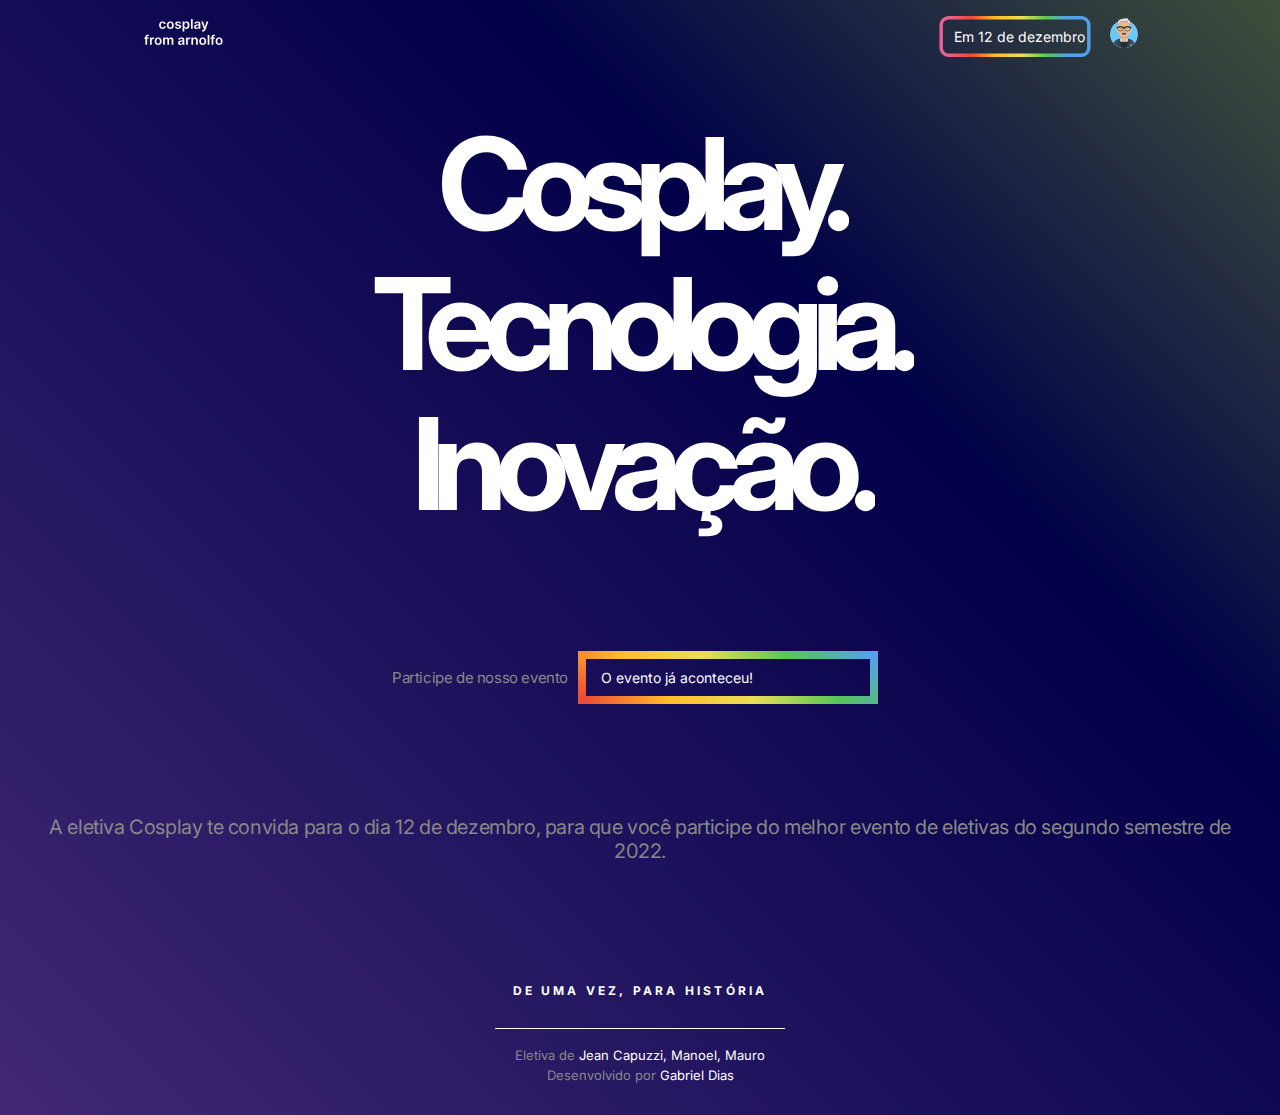
<file: index.html>
<!DOCTYPE html>
<html lang="pt-br">
  <head>
    <meta charset="UTF-8" />
    <meta name="viewport" content="width=device-width, initial-scale=1.0" />
    <title>Cosplay - Arnolfo Azevedo</title>
      <!-- Desenvolvido por Gabriel Dias -->
    <link rel="stylesheet" href="styles/styles.css" />
    <link href="https://fonts.googleapis.com/css2?family=Inter:wght@100;200;300;400;500;600;700;800;900&display=swap" rel="stylesheet"/>
  </head>
  <body>
    <div id="wrapper-topo">
      <header>
        <h1 class="left">
          <a href="#" target="_blank" rel="noopener noreferrer">
            <img class="logotipo" src="assets/images/logo.svg" alt="Logo" />
          </a>          
        </h1>
        <div class="right">
          <a class="conf">
            <img  src="assets/images/special-button.svg" width="170px" alt="Special Conference" />
            <span style="text-align: center; margin: 4px; ">Em 12 de dezembro</span>
          </a>
          <img class="avatar" src="assets/images/avatar.svg" alt="Avatar" />
        </div>
      </header>
      <main>
        <h1>
          <span>Cosplay.</span>
          <span>Tecnologia.</span>
          <span>Inovação.</span>
        </h1>
        <div class="buttons">
          <h2 class="participar-text">Participe de nosso evento</h2>
          <form name="contagemregressiva">
                <!-- Se a contagem estiver tudo correto, exibe input-->
          <input  class="input-contagem" id="days" name="days" color="#fff" value="0" type="text" disabled>
        </form>
        </div>
        <h2>
        A eletiva Cosplay te convida para o dia 12 de dezembro, para que você participe do melhor evento de eletivas do segundo semestre de 2022.
        </h2>
      </main>

      <footer>
        <p class="origin">De uma vez, para história</p>
        
        <div class="plei footer-arnolfo"> <br>
          <p class="text-footer">Eletiva de <a href="#" target="_blank" rel="noopener noreferrer">Jean Capuzzi, Manoel, Mauro</a></p>
          <p class="text-footer">Desenvolvido por <a href="#" target="_blank" rel="noopener noreferrer">Gabriel Dias</a></p>
        </div>
      </footer>
    </div>
  </body>
</html>

<script src="script.js"></script>
</file>
<file: styles/styles.css>
* {
  margin: 0;
  padding: 0;
  box-sizing: border-box;
}

:root {
  --black: #000;
  --gray: #888;
  --white: #fff;
}

*,
input,
button {
  font-family: "Inter", sans-serif;
}

html {
  color: var(--gray);
  font-size: 62.5%;
  background: linear-gradient(45deg, #240126, hsl(264, 43%, 35%), #010048, #a2d523);
	background-size: 200% 400%;
	animation: gradient 10s ease infinite;
	height: 100vh;
  overflow-y: scroll;
}
@media (max-width: 600px) {
  html {
    color: var(--gray);
    font-size: 60%;
    background: linear-gradiente(45deg, #03011a, #310961, #010048, #a2d523);
    background-size: 110% 250%;
    animation: gradiente 12s ease infinite;
    height: 70vh;
  }
  @keyframes gradiente {
    10% {
      background-position: 0% 50%;
    }
    50% {
      background-position: 100% 50%;
    }
    100% {
      background-position: 0% 50%;
    }
  }
  }
@keyframes gradient {
	0% {
		background-position: 0% 50%;
	}
	50% {
		background-position: 100% 50%;
	}
	100% {
		background-position: 0% 50%;
	}
}


#wrapper-topo {
  min-height: 100vh;
  display: flex;
  flex-direction: column;
  align-items: center;
}

header {
  max-width: 104.8rem;
  width: 100%;
  display: flex;
  justify-content: space-between;
  align-items: center;
  padding: 1.6rem 2.4rem;
}
header .left {
  height: 2.6rem;
}
header .left img {
  height: 100%;
}
header .middle ul {
  display: flex;
  align-items: center;
  list-style: none;
}
header .middle ul li a {
  font-size: 1.4rem;
  padding: 0.8rem 1.6rem;
  color: white;
  text-decoration: none;
}
header .middle ul li a + a {
  margin-left: 1.2rem;
}
header .right {
  margin-left: 0.8rem;
  display: flex;
  align-items: center;
}
header .right .conf {
  height: 3.2rem;
  position: relative;
}
header .right .conf span {
  position: absolute;
  top: 50%;
  left: 50%;
  transform: translateX(-50%) translateY(-50%);
  color: var(--white);
  font-size: 1.4rem;
  width: -webkit-max-content;
  width: -moz-max-content;
  width: max-content;
}
header .right .avatar {
  margin-left: 0.8rem;
  width: 3.2rem;
  height: 3.2rem;
}

@media (max-width: 700px) {
  header {
    display: flex;
    flex-direction: column;
    padding: 20px 0;
  }
  .left, .middle {
    margin-bottom: 10px;
  }
}
@-webkit-keyframes colorCycle {
  0%, 55% {
    filter: brightness(0) invert(1);
  }
  11%, 33% {
    filter: none;
  }
}
@keyframes colorCycle {
  0%, 55% {
    filter: brightness(0) invert(1);
  }
  11%, 33% {
    filter: none;
  }
}
main {
  max-width: 100%;
  padding: 5.6rem 2.4rem;
  display: flex;
  flex: 1;
  flex-direction: column;
  align-items: center;
  justify-content: center;
}
main h1 {
  display: flex;
  flex-direction: column;
  align-items: center;
  text-align: center;
  font-size: 12.8rem;
  line-height: 12.8rem;
  letter-spacing: -1.24rem;
  color: var(--white);
}
main h1 span {
  padding: 0 0.67rem;
  width: auto;
  height: 14rem;
  filter: brightness(0) invert(1);
  background-clip: text;
  -webkit-background-clip: text;
  -webkit-text-fill-color: transparent;
  -webkit-animation: colorCycle 10s ease-in-out infinite;
          animation: colorCycle 10s ease-in-out infinite;
}
main h1 span:nth-child(1) {
  background-image: linear-gradient(90deg, #007cf0, #00dfd8);
}
main h1 span:nth-child(2) {
  background-image: linear-gradient(90deg, #7928ca, #ff0080);
  -webkit-animation-delay: 3.33s;
          animation-delay: 3.33s;
}
main h1 span:nth-child(3) {
  background-image: linear-gradient(90deg, #ff4d4d, #f9cb28);
  -webkit-animation-delay: 6.66s;
          animation-delay: 6.66s;
}
main .buttons {
  margin-top: 6.4rem;
  display: flex;
  align-items: center;
}

.buttons > .participar-text {
  font-size: 15px;
  width: auto;
  white-space: 1;
}
main .buttons > button {
  background: var(--white);
  color: var(--back);
  border-radius: 0.4rem;
  margin: 1.2rem;
  padding: 1.5rem 4.5rem;
  border: 0.1rem solid var(--white);
  font-size: 1.6rem;
  font-weight: 500;
  cursor: pointer;
  transition: 0.2s ease-in;
}
main .buttons > button a {
  text-decoration: none;
  color: var(--black);
}
main .buttons > button.outlined {
  background: var(--black);
  border: 0.1rem solid var(--gray);
}
main .buttons > button.outlined a {
  text-decoration: none;
  color: var(--gray);
}
main .buttons > button:hover {
  background: transparent;
  border: 0.1rem solid var(--white);
}
main .buttons > button:hover a {
  color: var(--white);
}
main h2 {
  margin: 6.4rem 0;
  font-size: 2rem;
  font-weight: 400;
  letter-spacing: -0.04rem;
  text-align: center;
}

@media (max-width: 700px) {
  main {
    max-width: 100%;
    margin-left: auto;
    margin-right: auto;
    padding: 56px 0px;
  }
  main h1 span {
    font-size: 8rem;
    height: 12rem;
    letter-spacing: -0.1em;
  }
  main .buttons {
    display: flex;
    flex-direction: column;
    margin-top: 4rem;
    padding: 12px;
  }
  main .buttons button {
    width: 300px;
    height: 50px;
  }
  main h2 {
    margin: 40px 12px 0;
  }
}
footer .origin {
  color: var(--white);
  text-transform: uppercase;
  font-size: 1.2rem;
  font-weight: 700;
  letter-spacing: 0.32rem;
  text-align: center;
  margin-bottom: 3rem;
}

.plei {
  display: flex;
  flex-direction: column;
  align-items: center;
  border-top: #ffffff solid 1px;
  font-size: 1.3rem;
  margin: 3rem 1rem;
}
.plei a {
  text-decoration: none;
  color: var(--white);
}
.input-contagem {
  padding: 10px 15px;
  width: 30rem;
  border: 8px solid transparent;
  border-image: linear-gradient(45deg, #EC4C34 , #FFBD2B,
  #EBDE56, #57C754, #53A1EB
  );
  border-image-slice: 1;
  background-color: transparent;
  margin: 10px;
  color: white;
  font-size: 14px;
  border-radius: 20px;
  display: none;
  
}

.text-footer{
  margin: 2px 20px;
}
</file>
